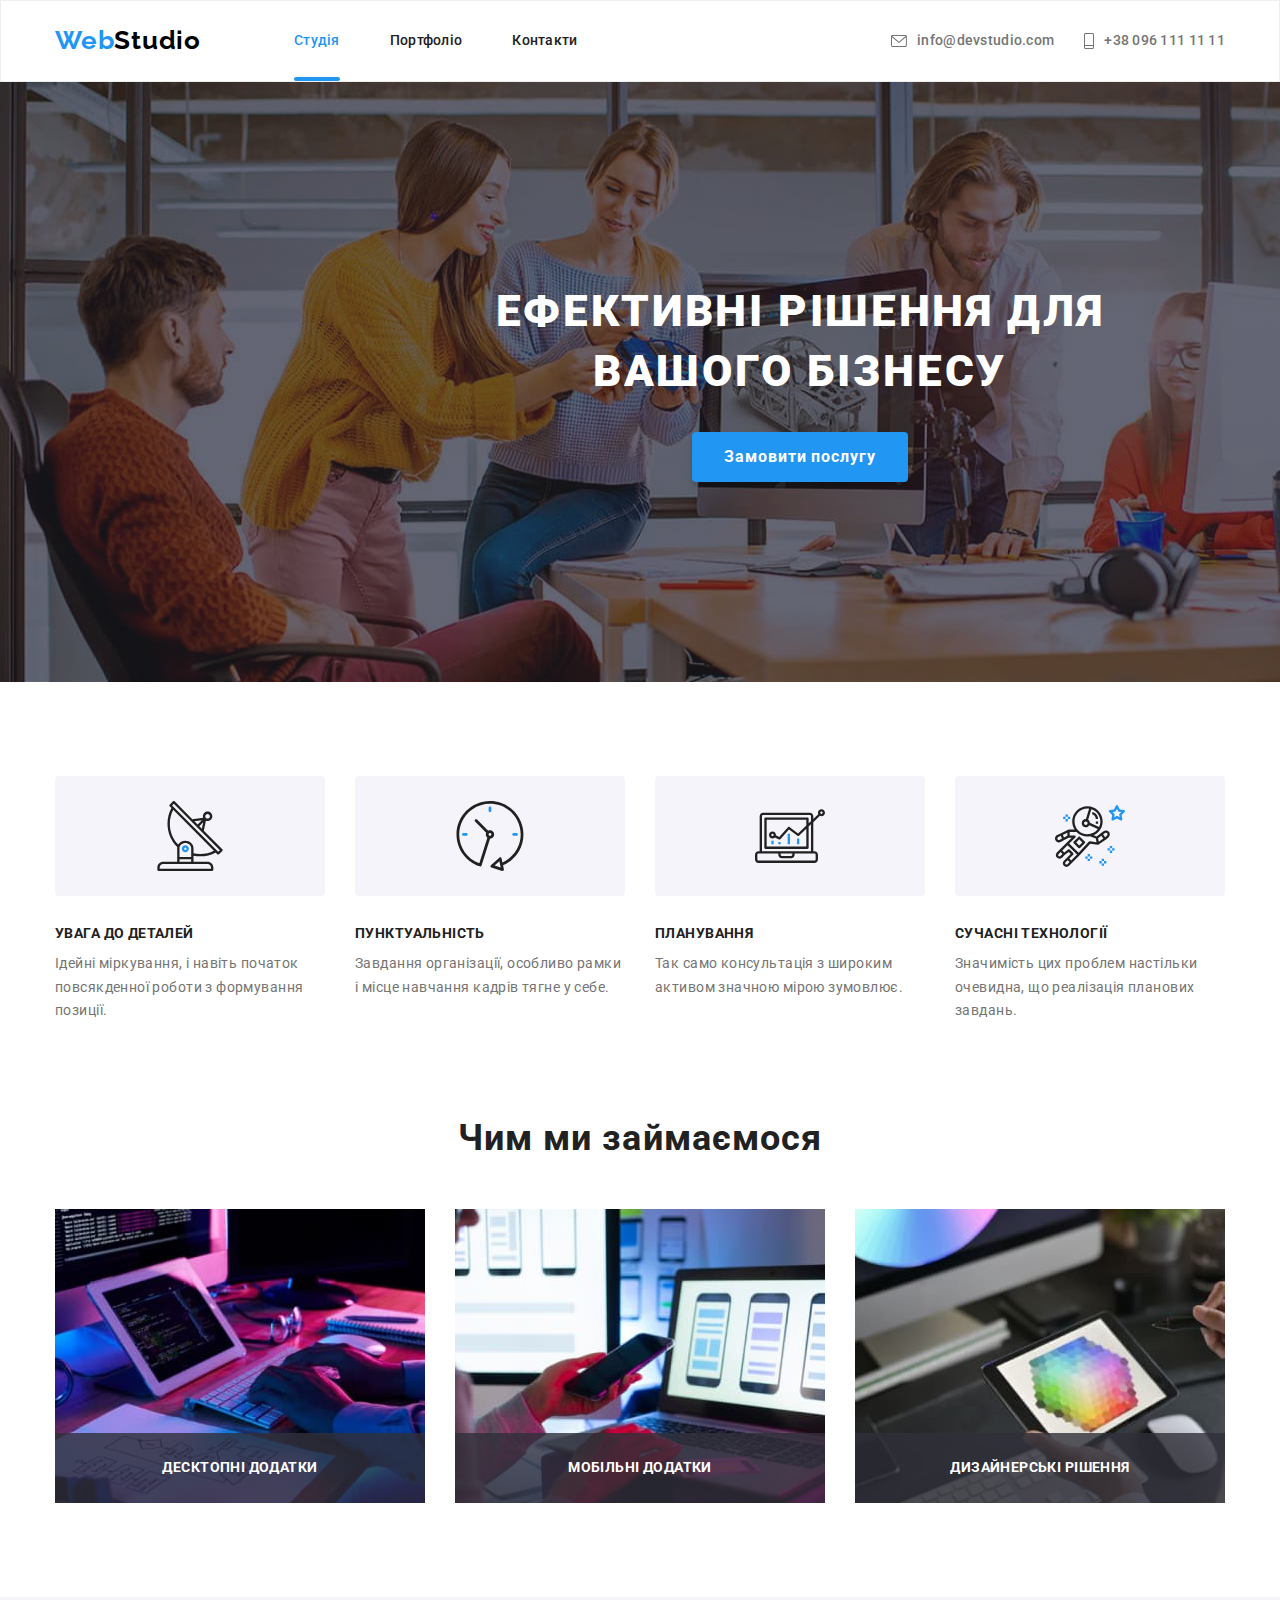
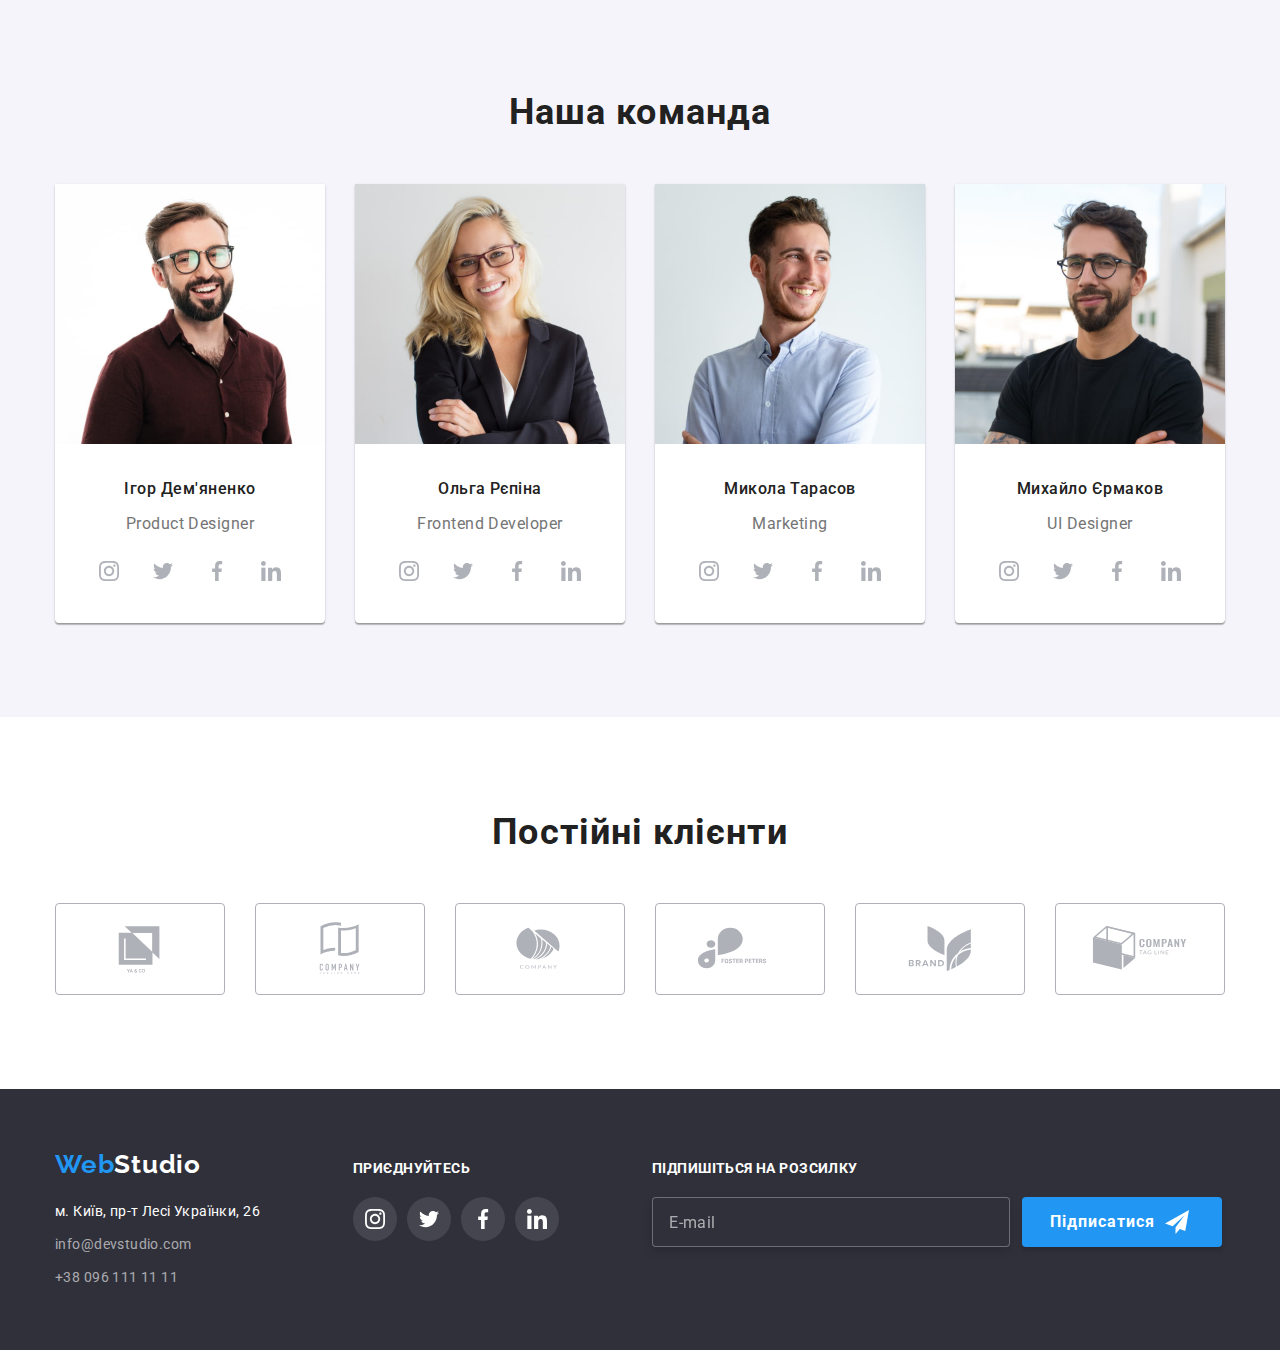
<file: index.html>
<!DOCTYPE html>
<html lang="uk">
  <head>
    <meta charset="UTF-8" />
    <meta http-equiv="X-UA-Compatible" content="IE=edge" />
    <meta name="viewport" content="width=device-width, initial-scale=1.0" />
    <title>WebStudio</title>
    <link rel="preconnect" href="https://fonts.googleapis.com" />
    <link rel="preconnect" href="https://fonts.gstatic.com" crossorigin />
    <link
      href="https://fonts.googleapis.com/css2?family=Raleway:wght@700&family=Roboto:wght@400;500;700;900&display=swap"
      rel="stylesheet"
    />
    <link
      rel="stylesheet"
      href="https://cdnjs.cloudflare.com/ajax/libs/modern-normalize/1.1.0/modern-normalize.min.css"
    /> 
    <link rel="stylesheet" href="./css/main.min.css" />
  </head>

  <body>
    <header class="header">
      <div class="container header__container">
        <nav class="navigation">
          <a class="logo link" href="" lang="en"
            >Web<span class="logo__part logo__part--light">Studio</span></a
          >
          <ul class="menu list">
            <li class="menu__item">
              <a class="menu__link link current" href="./index.html">Студія</a>
            </li>
            <li class="menu__item">
              <a class="menu__link link" href="./portfolio.html">Портфоліо</a>
            </li>
            <li class="menu__item">
              <a class="menu__link link" href="">Контакти</a>
            </li>
          </ul>
        </nav>
        <div class="contacts">
          <a class="contacts__mail link" href="mailto:info@devstudio.com">
            <svg class="contacts__mail-icon" width="16" height="12">
              <use href="./images/symbol-defs.svg#icon-envelope"></use>
            </svg>
            info@devstudio.com
          </a>
          <a class="contacts__tel link" href="tel:+380961111111">
            <svg class="contacts__tel-icon" width="10" height="16">
              <use href="./images/symbol-defs.svg#icon-phone"></use>
            </svg>
            +38 096 111 11 11</a
          >
        </div>
      </div>
    </header>

    <main>
      <section class="hero">
        <h1 class="hero-title">Ефективні рішення для вашого бізнесу</h1>
        <button class="hero-btn btn" type="button" data-modal-open>Замовити послугу</button>
      </section>

      <section class="section service">
        <div class="container">
          <ul class="service-list list">
            <li class="service-item">
              <a class="service-item-link link" href="http://">
                <svg class="service-item-icon" width="70" height="70">
                  <use href="./images/symbol-defs.svg#icon-antenna"></use>
                </svg>
              </a>
              <h3 class="service-title-list">Увага до деталей</h3>
              <p class="service-title-text">
                Ідейні міркування, і навіть початок повсякденної роботи з формування позиції.
              </p>
            </li>
            <li class="service-item">
              <a class="service-item-link link" href="http://">
                <svg class="service-item-icon" width="70" height="70">
                  <use href="./images/symbol-defs.svg#icon-clock"></use>
                </svg>
              </a>
              <h3 class="service-title-list">Пунктуальність</h3>
              <p class="service-title-text">
                Завдання організації, особливо рамки і місце навчання кадрів тягне у себе.
              </p>
            </li>
            <li class="service-item">
              <a class="service-item-link link" href="http://">
                <svg class="service-item-icon" width="70" height="70">
                  <use href="./images/symbol-defs.svg#icon-diagram"></use>
                </svg>
              </a>
              <h3 class="service-title-list">Планування</h3>
              <p class="service-title-text">
                Так само консультація з широким активом значною мірою зумовлює.
              </p>
            </li>
            <li class="service-item">
              <a class="service-item-link link" href="http://">
                <svg class="service-item-icon" width="70" height="70">
                  <use href="./images/symbol-defs.svg#icon-astronaut"></use>
                </svg>
              </a>
              <h3 class="service-title-list">Сучасні технології</h3>
              <p class="service-title-text">
                Значимість цих проблем настільки очевидна, що реалізація планових завдань.
              </p>
            </li>
          </ul>
        </div>
      </section>

      <section class="services">
        <div class="container">
          <h2 class="services-title">Чим ми займаємося</h2>
          <ul class="list services-list-image">
            <li class="services-item">
              <img src="./images/img1.jpg" width="370" height="294" alt="Програмування" />
              <p class="services-over-text">Десктопні додатки</p>
            </li>
            <li class="services-item">
              <img src="./images/img2.jpg" width="370" height="294" alt="Дизайн" />
              <p class="services-over-text">Мобільні додатки</p>
            </li>
            <li class="services-item">
              <img src="./images/img3.jpg" width="370" height="294" alt="Рендерінг" />
              <p class="services-over-text">Дизайнерські рішення</p>
            </li>
          </ul>
        </div>
      </section>

      <section class="section team">
        <div class="container">
          <h2 class="team__title">Наша команда</h2>
          <ul class="team__list list">
            <li class="team__item">
              <img src="./images/demianenko.jpg" width="270" height="260" alt="Ігор Дем'яненко" />
              <h3 class="team__title-name">Ігор Дем'яненко</h3>
              <p class="team__profession" lang="en">Product Designer</p>
              <ul class="list networks">
                <li class="networks__item">
                  <a class="link networks__link" href="http://">
                    <svg class="networks__icon" width="20" height="20">
                      <use href="./images/symbol-defs.svg#icon-instagram"></use>
                    </svg>
                  </a>
                </li>
                <li class="networks__item">
                  <a class="networks__link" href="http://">
                    <svg class="networks__icon" width="20" height="20">
                      <use href="./images/symbol-defs.svg#icon-twitter"></use>
                    </svg>
                  </a>
                </li>
                <li class="networks__item">
                  <a class="networks__link" href="http://">
                    <svg class="networks__icon" width="20" height="20">
                      <use href="./images/symbol-defs.svg#icon-facebook"></use>
                    </svg>
                  </a>
                </li>
                <li class="networks__item">
                  <a class="networks__link" href="http://">
                    <svg class="networks__icon" width="20" height="20">
                      <use href="./images/symbol-defs.svg#icon-linkedin"></use>
                    </svg>
                  </a>
                </li>
              </ul>
            </li>
            <li class="team__item">
              <img src="./images/repina.jpg" width="270" height="260" alt="Ольга Рєпіна" />
              <h3 class="team__title-name">Ольга Рєпіна</h3>
              <p class="team__profession" lang="en">Frontend Developer</p>
              <ul class="list networks">
                <li class="networks__item">
                  <a class="networks__link" href="http://">
                    <svg class="networks__icon" width="20" height="20">
                      <use href="./images/symbol-defs.svg#icon-instagram"></use>
                    </svg>
                  </a>
                </li>
                <li class="networks__item">
                  <a class="networks__link" href="http://">
                    <svg class="networks__icon" width="20" height="20">
                      <use href="./images/symbol-defs.svg#icon-twitter"></use>
                    </svg>
                  </a>
                </li>
                <li class="networks__item">
                  <a class="networks__link" href="http://">
                    <svg class="networks__icon" width="20" height="20">
                      <use href="./images/symbol-defs.svg#icon-facebook"></use>
                    </svg>
                  </a>
                </li>
                <li class="networks__item">
                  <a class="networks__link" href="http://">
                    <svg class="networks__icon" width="20" height="20">
                      <use href="./images/symbol-defs.svg#icon-linkedin"></use>
                    </svg>
                  </a>
                </li>
              </ul>
            </li>
            <li class="team__item">
              <img src="./images/tarasov.jpg" width="270" height="260" alt="Микола Тарасов" />
              <h3 class="team__title-name">Микола Тарасов</h3>
              <p class="team__profession" lang="en">Marketing</p>
              <ul class="list networks">
                <li class="networks__item">
                  <a class="networks__link" href="http://">
                    <svg class="networks__icon" width="20" height="20">
                      <use href="./images/symbol-defs.svg#icon-instagram"></use>
                    </svg>
                  </a>
                </li>
                <li class="networks__item">
                  <a class="networks__link" href="http://">
                    <svg class="networks__icon" width="20" height="20">
                      <use href="./images/symbol-defs.svg#icon-twitter"></use>
                    </svg>
                  </a>
                </li>
                <li class="networks__item">
                  <a class="networks__link" href="http://">
                    <svg class="networks__icon" width="20" height="20">
                      <use href="./images/symbol-defs.svg#icon-facebook"></use>
                    </svg>
                  </a>
                </li>
                <li class="networks__item">
                  <a class="networks__link" href="http://">
                    <svg class="networks__icon" width="20" height="20">
                      <use href="./images/symbol-defs.svg#icon-linkedin"></use>
                    </svg>
                  </a>
                </li>
              </ul>
            </li>
            <li class="team__item">
              <img src="./images/ermakov.jpg" width="270" height="260" alt="Михайло Єрмаков" />
              <h3 class="team__title-name">Михайло Єрмаков</h3>
              <p class="team__profession" lang="en">UI Designer</p>
              <ul class="list networks">
                <li class="networks__item">
                  <a class="networks__link" href="http://">
                    <svg class="networks__icon" width="20" height="20">
                      <use href="./images/symbol-defs.svg#icon-instagram"></use>
                    </svg>
                  </a>
                </li>
                <li class="networks__item">
                  <a class="networks__link" href="http://">
                    <svg class="networks__icon" width="20" height="20">
                      <use href="./images/symbol-defs.svg#icon-twitter"></use>
                    </svg>
                  </a>
                </li>
                <li class="networks__item">
                  <a class="networks__link" href="http://">
                    <svg class="networks__icon" width="20" height="20">
                      <use href="./images/symbol-defs.svg#icon-facebook"></use>
                    </svg>
                  </a>
                </li>
                <li class="networks__item">
                  <a class="networks__link" href="http://">
                    <svg class="networks__icon" width="20" height="20">
                      <use href="./images/symbol-defs.svg#icon-linkedin"></use>
                    </svg>
                  </a>
                </li>
              </ul>
            </li>
          </ul>
        </div>
      </section>

      <section class="customers section">
        <div class="container">
          <h2 class="customers__title">Постійні клієнти</h2>
          <ul class="customers__list list">
            <li class="customers__item">
              <a class="customers__link link" href="http://">
                <svg class="customers__icon" width="106" height="60">
                  <use href="./images/symbol-defs.svg#icon-client1"></use>
                </svg>
              </a>
            </li>
            <li class="customers__item">
              <a class="customers__link link" href="http://">
                <svg class="customers__icon" width="106" height="60">
                  <use href="./images/symbol-defs.svg#icon-client2"></use>
                </svg>
              </a>
            </li>
            <li class="customers__item">
              <a class="customers__link link" href="http://">
                <svg class="customers__icon" width="106" height="60">
                  <use href="./images/symbol-defs.svg#icon-client3"></use>
                </svg>
              </a>
            </li>
            <li class="customers__item">
              <a class="customers__link link" href="http://">
                <svg class="customers__icon" width="106" height="60">
                  <use href="./images/symbol-defs.svg#icon-client4"></use>
                </svg>
              </a>
            </li>
            <li class="customers__item">
              <a class="customers__link link" href="http://">
                <svg class="customers__icon" width="106" height="60">
                  <use href="./images/symbol-defs.svg#icon-client5"></use>
                </svg>
              </a>
            </li>
            <li class="customers__item">
              <a class="customers__link link" href="http://">
                <svg class="customers__icon" width="106" height="60">
                  <use href="./images/symbol-defs.svg#icon-client6"></use>
                </svg>
              </a>
            </li>
          </ul>
        </div>
      </section>
    </main>

    <footer class="footer">
      <div class="footer-box container">
        <div>
          <a class="link logo-footer" href="" lang="en"
            >Web<span class="logo__part logo__part--dark">Studio</span></a
          >
          <address class="address">
            <a
              class="footer-address link"
              href="https://goo.gl/maps/jRCJRPJ5VCE8octg7"
              target="_blank"
              rel="noopener noreferrer nofollow"
            >
              м. Київ, пр-т Лесі Українки, 26</a
            >
          </address>
          <a class="footer-contacts link" href="mailto:info@devstudio.com">info@devstudio.com</a>
          <a class="footer-contacts link" href="tel:+380961111111">+38 096 111 11 11</a>
        </div>
        <div>
          <h3 class="footer-title-list">Приєднуйтесь</h3>
          <ul class="list footer-soc-list">
            <li class="footer-soc-item">
              <a class="link footer-soc-link" href="http://">
                <svg class="footer-soc-icon" width="20" height="20">
                  <use href="./images/symbol-defs.svg#icon-instagram"></use>
                </svg>
              </a>
            </li>
            <li class="footer-soc-item">
              <a class="footer-soc-link" href="http://">
                <svg class="footer-soc-icon" width="20" height="20">
                  <use href="./images/symbol-defs.svg#icon-twitter"></use>
                </svg>
              </a>
            </li>
            <li class="footer-soc-item">
              <a class="footer-soc-link" href="http://">
                <svg class="footer-soc-icon" width="20" height="20">
                  <use href="./images/symbol-defs.svg#icon-facebook"></use>
                </svg>
              </a>
            </li>
            <li class="footer-soc-item">
              <a class="footer-soc-link" href="http://">
                <svg class="footer-soc-icon" width="20" height="20">
                  <use href="./images/symbol-defs.svg#icon-linkedin"></use>
                </svg>
              </a>
            </li>
          </ul>
        </div>
        <div>
          <h3 class="footer-title-list">Підпишіться на розсилку</h3>
          <div class="subscribe">           
            <input type="email" name="subscribe" class="input-subscribe" placeholder="E-mail" required />
            <button type="submit" class="btn-subscribe btn">Підписатися 
              <svg class="subscribe-icon" width="24" height="24">
                <use href="./images/symbol-defs.svg#icon-send"></use>
              </svg>
            </button>            
          </div>
        </div>
      </div>
    </footer>

    <div class="backdrop is-hidden" data-modal>
      <div class="modal">
        <button class="modal-btn" data-modal-close>
          <svg class="modal-close-icon" width="18" height="18">
            <use href="./images/symbol-defs.svg#icon-close-black-18dp"></use>
          </svg>
        </button>

          <p class="modal-title">Залиште свої дані, ми вам передзвонимо</p>
          
          <form class="">
          <div class=" modal-field">            
              <label for="user-name" class="modal-label">Ім'я</label>              
                <div class="input-wrap">
                  <input  
                    type="text" 
                    class="modal-input" 
                    name="user-name" 
                    required
                    >
                  <svg class="modal-input-icon" width="18" height="18">
                      <use href="./images/symbol-defs.svg#icon-person-form"></use>
                    </svg>
                </div>
          </div>
         
                                             
            <div class="modal-field">
              <label for="user-tel" class="modal-label">Телефон</label>
                <div class="input-wrap">
                  <input 
                    type="tel" 
                    class="modal-input" 
                    name="user-tel"
                    id="user-tel"
                    required
                    >
                    <svg class="modal-input-icon" width="18" height="18">
                      <use href="./images/symbol-defs.svg#icon-phone-form"></use>
                    </svg>
                </div>
            </div>
            
            <div class="modal-field">
              <label for="user-email" class="modal-label">Пошта</label>
                <div class="input-wrap">
                  <input 
                    type="email" 
                    class="modal-input" 
                    name="user-email" 
                    id="user-email"
                    required>
                    <svg class="modal-input-icon" width="18" height="18">
                      <use href="./images/symbol-defs.svg#icon-email-form"></use>
                    </svg>
                </div>
            </div>
                     
          <div class="modal-field">
            <label for="user-text" class="modal-label">Коментар</label>
            <textarea 
            class="modal-comment"
            name="user-comment" 
            id="user-text" 
            placeholder="Введіть текст"
            ></textarea>
          </div>
           
        <div class="modal-check-privacy">
          <input 
          type="checkbox" 
          class="input-check visually-hidden"
          name="privacy" 
          id="privacy" 
          value="true">
          <label for="privacy" class="check-text">
            <span>
              <svg class="check-icon" width="16" height="15">
                <use href="./images/symbol-defs.svg#icon-check"></use>
              </svg>
            </span>
            Погоджуюся з розсилкою та приймаю &nbsp;            
            <a href="http://" style="color: #2196F3;"> Умови договору</a>
          </label>
        </div>

        <button type="submit" class="send-btn btn">Відправити</button>
        
        </form>
        
    

    <script src="./js/modal.js"></script>
  </body>
</html>
</file>
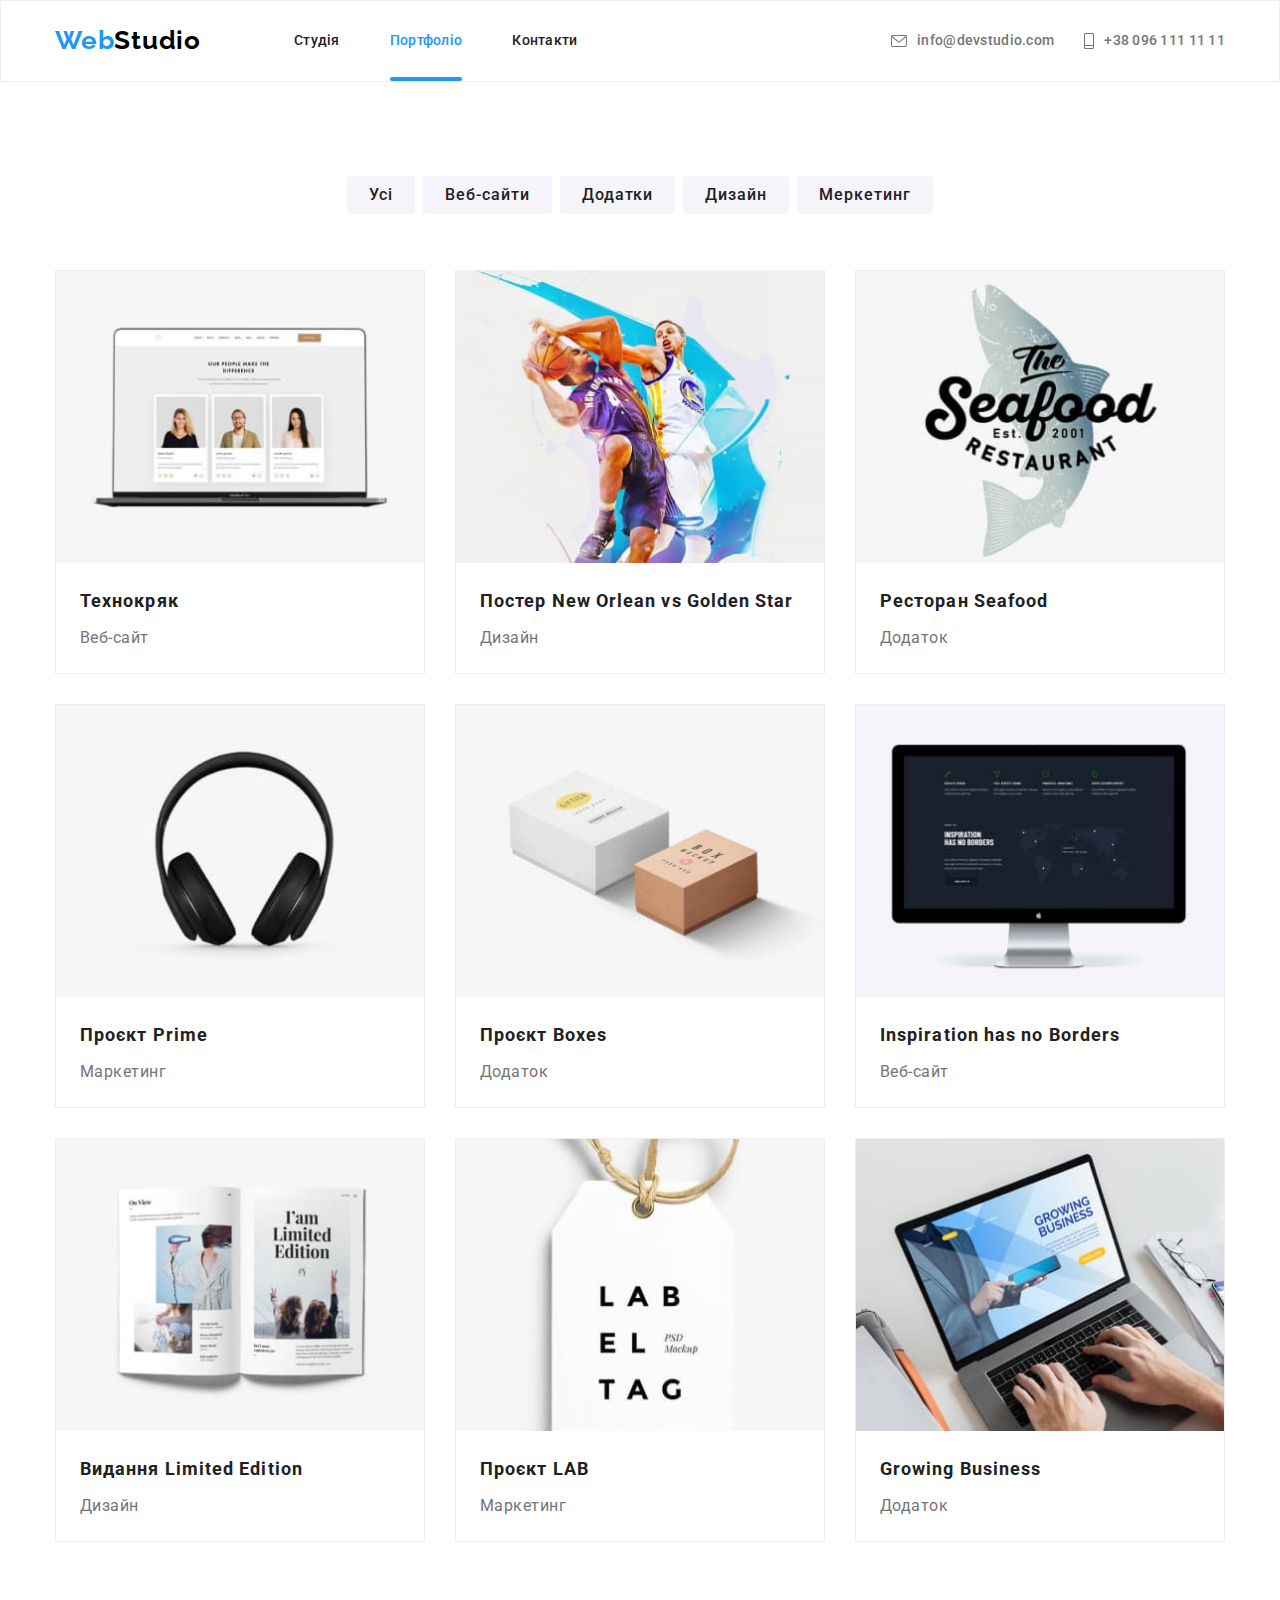
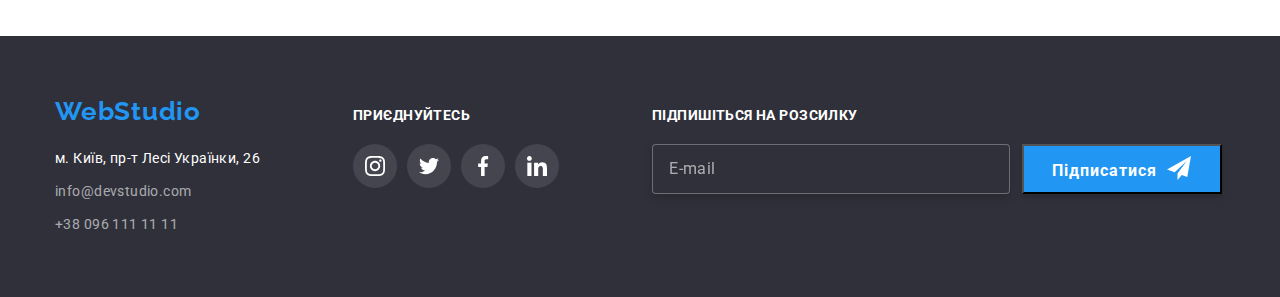
<file: portfolio.html>
<!DOCTYPE html>
<html lang="uk">
  <head>
    <meta charset="UTF-8" />
    <meta http-equiv="X-UA-Compatible" content="IE=edge" />
    <meta name="viewport" content="width=device-width, initial-scale=1.0" />
    <title>WebStudio</title>
    <link rel="preconnect" href="https://fonts.googleapis.com" />
    <link rel="preconnect" href="https://fonts.gstatic.com" crossorigin />
    <link
      href="https://fonts.googleapis.com/css2?family=Raleway:wght@700&family=Roboto:wght@400;500;700;900&display=swap"
      rel="stylesheet"
    />
    <link
      rel="stylesheet"
      href="https://cdnjs.cloudflare.com/ajax/libs/modern-normalize/1.1.0/modern-normalize.min.css"
    />
    <link rel="stylesheet" href="./css/main.min.css" />
  </head>

  <body>
    <header class="header">
      <div class="container header__container">
        <nav class="navigation">
          <a class="logo link" href="" lang="en"
            >Web<span class="logo__part logo__part--light">Studio</span></a
          >
          <ul class="menu list">
            <li class="menu__item">
              <a class="menu__link link" href="./index.html">Студія</a>
            </li>
            <li class="menu__item">
              <a class="menu__link link current" href="./portfolio.html">Портфоліо</a>
            </li>
            <li class="menu__item">
              <a class="menu__link link" href="">Контакти</a>
            </li>
          </ul>
        </nav>
        <div class="contacts">
          <a class="contacts__mail link" href="mailto:info@devstudio.com">
            <svg class="contacts__mail-icon" width="16" height="12">
              <use href="./images/symbol-defs.svg#icon-envelope"></use>
            </svg>
            info@devstudio.com
          </a>
          <a class="contacts__tel link" href="tel:+380961111111">
            <svg class="contacts__tel-icon" width="10" height="16">
              <use href="./images/symbol-defs.svg#icon-phone"></use>
            </svg>
            +38 096 111 11 11</a
          >
        </div>
      </div>
    </header>

    <main>
      <section class="section portfolio">
        <h1 class="visually-hidden">h1</h1>
        <h2 class="visually-hidden">h2</h2>
        <div class="container">
          <ul class="portfolio-list-btn list">
            <li class="portfolio-item-btn">
              <button class="portfolio-btn btn" type="button">Усі</button>
            </li>
            <li class="portfolio-item-btn">
              <button class="portfolio-btn btn" type="button">Веб-сайти</button>
            </li>
            <li class="portfolio-item-btn">
              <button class="portfolio-btn btn" type="button">Додатки</button>
            </li>
            <li class="portfolio-item-btn">
              <button class="portfolio-btn btn" type="button">Дизайн</button>
            </li>
            <li class="portfolio-item-btn">
              <button class="portfolio-btn btn" type="button">Меркетинг</button>
            </li>
          </ul>

          <ul class="portfolio-list list">
            <li class="portfolio-item">
              <a class="portfolio-link link" href="">
                <div class="portfolio-item-wrap">
                  <img
                    class="portfolio-img"
                    src="./images/img-portf-1.jpg"
                    alt="Технокряк"
                    width="370"
                    height="294"
                  />
                  <p class="portfolio-over-text">
                    Ресурс пропонує комплексні пропозиції з різним рівнем функціоналу та сервісів.
                    Все це дозволить відвідувачу отримати вичерпні відомості про компанію чи
                    приватну особу.
                  </p>
                </div>
                <div class="portfolio-title-text">
                  <h3 class="portfolio-title">Технокряк</h3>
                  <p class="portfolio-text">Веб-сайт</p>
                </div>
              </a>
            </li>
            <li class="portfolio-item">
              <a class="portfolio-link link" href="">
                <div class="portfolio-item-wrap">
                  <img
                    class="portfolio-img"
                    src="./images/img-portf-2.jpg"
                    alt="Постер New Orlean vs Golden Star"
                    width="370"
                    height="294"
                  />
                  <p class="portfolio-over-text">
                    Ресурс пропонує комплексні пропозиції з різним рівнем функціоналу та сервісів.
                    Все це дозволить відвідувачу отримати вичерпні відомості про компанію чи
                    приватну особу.
                  </p>
                </div>
                <div class="portfolio-title-text">
                  <h3 class="portfolio-title">Постер New Orlean vs Golden Star</h3>
                  <p class="portfolio-text">Дизайн</p>
                </div>
              </a>
            </li>
            <li class="portfolio-item">
              <a class="portfolio-link link" href="">
                <div class="portfolio-item-wrap">
                  <img
                    class="portfolio-img"
                    src="./images/img-portf-3.jpg"
                    alt="Ресторан Seafood"
                    width="370"
                    height="294"
                  />
                  <p class="portfolio-over-text">
                    Ресурс пропонує комплексні пропозиції з різним рівнем функціоналу та сервісів.
                    Все це дозволить відвідувачу отримати вичерпні відомості про компанію чи
                    приватну особу.
                  </p>
                </div>
                <div class="portfolio-title-text">
                  <h3 class="portfolio-title">Ресторан Seafood</h3>
                  <p class="portfolio-text">Додаток</p>
                </div>
              </a>
            </li>
            <li class="portfolio-item">
              <a class="portfolio-link link" href="">
                <div class="portfolio-item-wrap">
                  <img
                    class="portfolio-img"
                    src="./images/img-portf-4.jpg"
                    alt="Проєкт Prime"
                    width="370"
                    height="294"
                  />
                  <p class="portfolio-over-text">
                    Ресурс пропонує комплексні пропозиції з різним рівнем функціоналу та сервісів.
                    Все це дозволить відвідувачу отримати вичерпні відомості про компанію чи
                    приватну особу.
                  </p>
                </div>
                <div class="portfolio-title-text">
                  <h3 class="portfolio-title">Проєкт Prime</h3>
                  <p class="portfolio-text">Маркетинг</p>
                </div>
              </a>
            </li>
            <li class="portfolio-item">
              <a class="portfolio-link link" href="">
                <div class="portfolio-item-wrap">
                  <img
                    class="portfolio-img"
                    src="./images/img-portf-5.jpg"
                    alt="Проєкт Boxes"
                    width="370"
                    height="294"
                  />
                  <p class="portfolio-over-text">
                    Ресурс пропонує комплексні пропозиції з різним рівнем функціоналу та сервісів.
                    Все це дозволить відвідувачу отримати вичерпні відомості про компанію чи
                    приватну особу.
                  </p>
                </div>
                <div class="portfolio-title-text">
                  <h3 class="portfolio-title">Проєкт Boxes</h3>
                  <p class="portfolio-text">Додаток</p>
                </div>
              </a>
            </li>
            <li class="portfolio-item">
              <a class="portfolio-link link" href="">
                <div class="portfolio-item-wrap">
                  <img
                    class="portfolio-img"
                    src="./images/img-portf-6.jpg"
                    alt="Inspiration has no Borders"
                    width="370"
                    height="294"
                  />
                  <p class="portfolio-over-text">
                    Ресурс пропонує комплексні пропозиції з різним рівнем функціоналу та сервісів.
                    Все це дозволить відвідувачу отримати вичерпні відомості про компанію чи
                    приватну особу.
                  </p>
                </div>
                <div class="portfolio-title-text">
                  <h3 class="portfolio-title">Inspiration has no Borders</h3>
                  <p class="portfolio-text text">Веб-сайт</p>
                </div>
              </a>
            </li>
            <li class="portfolio-item">
              <a class="portfolio-link link" href="">
                <div class="portfolio-item-wrap">
                  <img
                    class="portfolio-img"
                    src="./images/img-portf-7.jpg"
                    alt="Видання Limited Edition"
                    width="370"
                    height="294"
                  />
                  <p class="portfolio-over-text">
                    Ресурс пропонує комплексні пропозиції з різним рівнем функціоналу та сервісів.
                    Все це дозволить відвідувачу отримати вичерпні відомості про компанію чи
                    приватну особу.
                  </p>
                </div>
                <div class="portfolio-title-text">
                  <h3 class="portfolio-title">Видання Limited Edition</h3>
                  <p class="portfolio-text">Дизайн</p>
                </div>
              </a>
            </li>
            <li class="portfolio-item">
              <a class="portfolio-link link" href="">
                <div class="portfolio-item-wrap">
                  <img
                    class="portfolio-img"
                    src="./images/img-portf-8.jpg"
                    alt="Проєкт LAB"
                    width="370"
                    height="294"
                  />
                  <p class="portfolio-over-text">
                    Ресурс пропонує комплексні пропозиції з різним рівнем функціоналу та сервісів.
                    Все це дозволить відвідувачу отримати вичерпні відомості про компанію чи
                    приватну особу.
                  </p>
                </div>
                <div class="portfolio-title-text">
                  <h3 class="portfolio-title">Проєкт LAB</h3>
                  <p class="portfolio-text">Маркетинг</p>
                </div>
              </a>
            </li>
            <li class="portfolio-item">
              <a class="portfolio-link link" href="">
                <div class="portfolio-item-wrap">
                  <img
                    class="portfolio-img"
                    src="./images/img-portf-9.jpg"
                    alt="Growing Business"
                    width="370"
                    height="294"
                  />
                  <p class="portfolio-over-text">
                    Ресурс пропонує комплексні пропозиції з різним рівнем функціоналу та сервісів.
                    Все це дозволить відвідувачу отримати вичерпні відомості про компанію чи
                    приватну особу.
                  </p>
                </div>
                <div class="portfolio-title-text">
                  <h3 class="portfolio-title">Growing Business</h3>
                  <p class="portfolio-text">Додаток</p>
                </div>
              </a>
            </li>
          </ul>
        </div>
      </section>
    </main>

    <footer class="footer">
      <div class="footer-box container">
        <div>
          <a class="link logo-footer" href="" lang="en"
            >Web<span class="logo-footer-studio">Studio</span></a
          >
          <address class="address">
            <a
              class="footer-address link"
              href="https://goo.gl/maps/jRCJRPJ5VCE8octg7"
              target="_blank"
              rel="noopener noreferrer nofollow"
            >
              м. Київ, пр-т Лесі Українки, 26</a
            >
          </address>
          <a class="footer-contacts link" href="mailto:info@devstudio.com">info@devstudio.com</a>
          <a class="footer-contacts link" href="tel:+380961111111">+38 096 111 11 11</a>
        </div>
        <div>
          <h3 class="footer-title-list">Приєднуйтесь</h3>
          <ul class="list footer-soc-list">
            <li class="footer-soc-item">
              <a class="link footer-soc-link" href="http://">
                <svg class="footer-soc-icon" width="20" height="20">
                  <use href="./images/symbol-defs.svg#icon-instagram"></use>
                </svg>
              </a>
            </li>
            <li class="footer-soc-item">
              <a class="footer-soc-link" href="http://">
                <svg class="footer-soc-icon" width="20" height="20">
                  <use href="./images/symbol-defs.svg#icon-twitter"></use>
                </svg>
              </a>
            </li>
            <li class="footer-soc-item">
              <a class="footer-soc-link" href="http://">
                <svg class="footer-soc-icon" width="20" height="20">
                  <use href="./images/symbol-defs.svg#icon-facebook"></use>
                </svg>
              </a>
            </li>
            <li class="footer-soc-item">
              <a class="footer-soc-link" href="http://">
                <svg class="footer-soc-icon" width="20" height="20">
                  <use href="./images/symbol-defs.svg#icon-linkedin"></use>
                </svg>
              </a>
            </li>
          </ul>
        </div>
        <div>
          <h3 class="footer-title-list">Підпишіться на розсилку</h3>
          <div class="subscribe">
            <input
              type="email"
              name="subscribe"
              class="input-subscribe"
              placeholder="E-mail"
              required
            />
            <button type="submit" class="btn-subscribe">
              Підписатися
              <svg class="subscribe-icon" width="24" height="24">
                <use href="./images/symbol-defs.svg#icon-send"></use>
              </svg>
            </button>
          </div>
        </div>
      </div>
    </footer>
  </body>
</html>
</file>
<file: css/main.min.css>
:root{--color-titles: #212121;--color-subtitles: #757575;--color-accent: #2196f3;--timing-function: cubic-bezier(0.4, 0, 0.2, 1)}p,h1,h2,h3,h4,h5,h6{margin:0}ul,ol{margin:0;padding-left:0}img{display:block;max-width:100%;height:auto}.footer-soc-link,.footer-soc-list,.customers__link,.networks__link,.networks,.service-item-link,.send-btn,.check-text span,.modal-check-privacy,.modal-btn{display:flex;align-items:center;justify-content:center}body{font-family:"Roboto",sans-serif;color:#757575}.list{list-style:none}.link{text-decoration:none}.visually-hidden{position:absolute;width:1px;height:1px;margin:-1px;border:0;padding:0;white-space:nowrap;-webkit-clip-path:inset(100%);clip-path:inset(100%);clip:rect(0 0 0 0);overflow:hidden}.container{width:1200px;padding-left:15px;padding-right:15px;margin:0 auto}.logo{padding-top:24px;margin-right:93px;padding-bottom:25px;font-family:"Raleway",sans-serif;font-weight:700;font-size:26px;line-height:1.19;letter-spacing:.03em;color:var(--color-accent)}.logo__part--light{color:#000}.logo__part--dark{color:#fff}.logo-footer{font-family:"Raleway",sans-serif;font-weight:700;font-size:26px;line-height:1.19;letter-spacing:.03em;color:var(--color-accent)}.btn{font-family:"Roboto",sans-serif;font-style:normal;cursor:pointer;border-radius:4px;border:rgba(0,0,0,0);text-align:center;align-items:center}.hero-btn{font-weight:700;font-size:16px;line-height:1.88;letter-spacing:.06em;margin-top:30px;min-width:216px;height:50px;padding:10px 22px;color:#fff;background-color:var(--color-accent);box-shadow:0px 4px 4px rgba(0,0,0,.15)}.hero-btn:hover,.hero-btn:focus{color:var(--color-titles);transition:color 250ms var(--timing-function)}.btn-subscribe{font-weight:700;font-size:16px;line-height:1.88;letter-spacing:.06em;color:#fff;min-width:200px;height:50px;padding:10px 28px;background:var(--color-accent);box-shadow:0px 4px 4px rgba(0,0,0,.15);display:flex;gap:10px}.portfolio-btn{font-weight:500;font-size:16px;line-height:1.88;letter-spacing:.06em;display:flex;color:var(--color-titles);background:#f5f4fa;height:38px;padding:6px 22px;transition:color 250ms var(--timing-function),background-color 250ms var(--timing-function),box-shadow 250ms var(--timing-function)}.portfolio-btn:hover,.portfolio-btn:focus{color:#fff;background-color:var(--color-accent);box-shadow:0px 3px 1px rgba(0,0,0,.1),0px 1px 2px rgba(0,0,0,.08),0px 2px 2px rgba(0,0,0,.12)}.section{padding-top:94px;padding-bottom:94px}.is-hidden{visibility:hidden;opacity:0;pointer-events:none}.backdrop{position:fixed;top:0;left:0;width:100%;height:100%;background-color:rgba(0,0,0,.2);transition:opacity 250ms var(--timing-function),visibility 250ms var(--timing-function)}.modal{position:absolute;padding:40px;width:528px;min-height:581px;left:50%;top:50%;transform:translate(-50%, -50%);background:#fff;box-shadow:0px 1px 3px rgba(0,0,0,.12),0px 1px 1px rgba(0,0,0,.14),0px 2px 1px rgba(0,0,0,.2);border-radius:4px;transform:translate(-50%, -50%) scale(1);transition:translate 250ms var(--timing-function)}.backdrop.is-hidden .modal{transform:translate(-50%, -50%) scale(0)}.modal-btn{position:absolute;width:30px;height:30px;right:8px;top:8px;background-color:#fff;border:1px solid rgba(0,0,0,.1);border-radius:50%;cursor:pointer}.modal-btn:hover{fill:var(--color-accent)}.modal-title{font-weight:700;font-size:20px;line-height:1.15;letter-spacing:.03em;text-align:center;color:var(--color-titles);margin-bottom:12px}.modal-field{margin-bottom:10px}.input-wrap{position:relative}.modal-input{width:100%;height:40px;left:576px;top:382px;border:1px solid rgba(33,33,33,.2);border-radius:4px;margin-top:4px;padding-left:42px;outline:rgba(0,0,0,0)}.modal-input:focus{border:1px solid var(--color-accent)}.modal-input-icon{position:absolute;top:50%;transform:translateY(-50%);left:15px}.modal-input:focus+.modal-input-icon{fill:var(--color-accent)}.modal-label-text,.modal-label{display:block;font-weight:400;font-size:12px;line-height:1.17;letter-spacing:.01em;color:#757575}.modal-comment{width:100%;height:120px;border:1px solid rgba(33,33,33,.2);border-radius:4px;padding:12px 16px;resize:none;margin-top:4px;margin-bottom:20px;outline:rgba(0,0,0,0)}.modal-comment:focus{border:1px solid var(--color-accent)}.modal-comment::-moz-placeholder{font-weight:400;font-size:12px;line-height:1.17;letter-spacing:.01em;color:rgba(117,117,117,.5)}.modal-comment:-ms-input-placeholder{font-weight:400;font-size:12px;line-height:1.17;letter-spacing:.01em;color:rgba(117,117,117,.5)}.modal-comment::placeholder{font-weight:400;font-size:12px;line-height:1.17;letter-spacing:.01em;color:rgba(117,117,117,.5)}.modal-check-privacy{margin-bottom:30px}.check-text{display:flex;align-items:center;font-weight:400;font-size:14px;line-height:1.71;letter-spacing:.03em;color:#757575}.check-text span{width:16px;height:15px;border:2px solid var(--color-titles);border-radius:2px;margin-right:8px;fill:rgba(0,0,0,0)}.input-check:checked+.check-text span{background-color:var(--color-accent);border-color:rgba(0,0,0,0);fill:#fff}.input-check:focus+.check-text span{border-color:var(--color-accent)}.send-btn{font-weight:700;font-size:16px;line-height:1.88;letter-spacing:.06em;color:#fff;min-width:200px;height:50px;padding:10px 52px;background:var(--color-accent);box-shadow:0px 4px 4px rgba(0,0,0,.15);margin:0 auto}.header{border:1px solid #eee;background:#fff}.header__container{display:flex;align-items:center}.navigation{display:inline-flex;align-items:center}.menu{display:flex;gap:50px}.menu__link{font-weight:500;font-size:14px;line-height:1.14;letter-spacing:.02em;color:var(--color-titles);transition:color 250ms var(--timing-function);display:block;padding:32px 0}.menu__link:hover,.menu__link:focus{color:var(--color-accent)}.contacts{margin-left:auto;display:flex;gap:30px}.contacts__mail,.contacts__tel{font-weight:500;font-size:14px;line-height:1.14;letter-spacing:.02em;color:var(--color-subtitles);display:inline-flex;align-items:center;transition:color 250ms var(--timing-function)}.contacts__mail:hover,.contacts__mail:focus,.contacts__tel:hover,.contacts__tel:focus{color:var(--color-accent)}.contacts__mail-icon{width:16px;fill:currentColor;margin-right:10px}.contacts__tel-icon{width:10px;fill:currentColor;margin-right:10px}.menu__link.current{position:relative;color:var(--color-accent)}.menu__link.current::after{content:"";position:absolute;bottom:0;left:0;display:block;width:100%;height:4px;color:var(--color-accent);background-color:var(--color-accent);border-radius:2px}.hero{text-align:center;background:#2f303a;padding:200px 0;background-image:linear-gradient(rgba(47, 48, 58, 0.4), rgba(47, 48, 58, 0.4)),url(../images/hero-bg.jpg);background-repeat:no-repeat;background-position:center;background-size:cover;min-width:1600px}.hero-title{font-weight:900;font-size:44px;line-height:1.36;letter-spacing:.06em;text-align:center;text-transform:uppercase;color:#fff;width:696px;margin-right:auto;margin-left:auto}.service-list{display:flex;gap:30px}.service-item-link{margin-bottom:30px;width:270px;height:120px;background:#f5f4fa;border:1px solid rgba(0,0,0,0);border-radius:4px;color:var(--color-titles);transition:color 250ms var(--timing-function),border-color 250ms var(--timing-function)}.service-item-link:hover,.service-item-link:focus{color:var(--color-accent);border-color:var(--color-accent)}.service-item-icon{fill:currentColor;transition:fill 250ms var(--timing-function)}.service-item-icon:hover,.service-item-icon:focus{fill:var(--color-accent)}.service-title-list{margin-bottom:10px;font-weight:700;font-size:14px;line-height:1.14;letter-spacing:.03em;text-transform:uppercase;color:var(--color-titles)}.service-title-text{font-size:14px;line-height:1.71;letter-spacing:.03em}.services-title{margin-bottom:50px;font-weight:700;font-size:36px;line-height:1.17;letter-spacing:.03em;text-align:center;color:var(--color-titles)}.services{padding-bottom:94px}.services-list-image{display:flex;gap:30px}.services-item{position:relative}.services-over-text{position:absolute;font-weight:700;font-size:14px;line-height:1.14;letter-spacing:.03em;text-align:center;text-transform:uppercase;color:#fff;width:370px;height:70px;background-color:rgba(47,48,58,.8);padding:27px;transform:translateY(-100%)}.team{background:#f5f4fa}.team__title{margin-bottom:50px;font-weight:700;font-size:36px;line-height:1.17;letter-spacing:.03em;text-align:center;color:var(--color-titles)}.team__list{display:flex;gap:30px}.team__item{background:#fff;padding-bottom:30px;box-shadow:0px 1px 3px rgba(0,0,0,.12),0px 1px 1px rgba(0,0,0,.14),0px 2px 1px rgba(0,0,0,.2);border-radius:0px 0px 4px 4px}.team__title-name{margin-top:30px;margin-bottom:10px;font-weight:500;font-size:16px;line-height:1.9;letter-spacing:.03em;text-align:center;color:var(--color-titles)}.team__profession{font-weight:400;font-size:16px;line-height:1.19;letter-spacing:.03em;text-align:center;margin-bottom:16px}.networks{gap:10px}.networks__link{width:44px;height:44px;border-radius:50%;transition:background-color 250ms var(--timing-function)}.networks__link:hover,.networks__link:focus{background-color:var(--color-accent)}.networks__icon{fill:#afb1b8;transition:fill 250ms var(--timing-function)}.networks__link:hover .networks__icon,.networks__link:focus .networks__icon{fill:#fff}.customers__title{margin-bottom:50px;font-weight:700;font-size:36px;line-height:1.17;letter-spacing:.03em;text-align:center;color:var(--color-titles)}.customers__list{display:flex;gap:30px}.customers__link{width:170px;height:92px;border:1px solid #afb1b8;border-radius:4px;color:#afb1b8;transition:color 250ms var(--timing-function),border-color 250ms var(--timing-function)}.customers__link:hover,.customers__link:focus{color:var(--color-accent);border-color:var(--color-accent)}.customers__icon{fill:currentColor;transition:fill 250ms var(--timing-function)}.customers__icon:hover,.customers__icon:focus{fill:var(--color-accent)}.footer{padding-top:60px;padding-bottom:60px;background:#2f303a}.address{margin-top:20px}.footer-address{font-style:normal;font-size:14px;line-height:1.71;letter-spacing:.03em;color:#fff}.footer-contacts{margin-top:9px;display:block;font-size:14px;line-height:1.71;letter-spacing:.03em;color:rgba(255,255,255,.6)}.footer-box{display:flex;align-items:baseline;gap:93px}.footer-title-list{font-weight:700;font-size:14px;line-height:1.14;letter-spacing:.03em;text-transform:uppercase;color:#fff;margin-bottom:20px}.footer-soc-list{gap:10px}.footer-soc-link{width:44px;height:44px;border-radius:50%;background-color:rgba(255,255,255,.1);transition:background-color 250ms var(--timing-function)}.footer-soc-link:hover,.footer-soc-link:focus{background-color:var(--color-accent)}.footer-soc-icon{fill:#fff;transition:fill 250ms var(--timing-function)}.footer-soc-link:hover .footer-soc-icon,.footer-soc-link:focus .footer-soc-icon{fill:#fff}.subscribe{display:flex;gap:12px}.input-subscribe{width:358px;height:50px;border:1px solid rgba(255,255,255,.3);filter:drop-shadow(0px 4px 4px rgba(0, 0, 0, 0.15));border-radius:4px;padding:15px 16px;background-color:#2f303a}.input-subscribe:focus{color:rgba(255,255,255,.6)}.input-subscribe::-moz-placeholder{font-weight:400;font-size:16px;line-height:1.25;letter-spacing:.03em;color:rgba(255,255,255,.6);align-items:baseline}.input-subscribe:-ms-input-placeholder{font-weight:400;font-size:16px;line-height:1.25;letter-spacing:.03em;color:rgba(255,255,255,.6);align-items:baseline}.input-subscribe::placeholder{font-weight:400;font-size:16px;line-height:1.25;letter-spacing:.03em;color:rgba(255,255,255,.6);align-items:baseline}.portfolio-list-btn{margin-bottom:56px;display:flex;justify-content:center;gap:8px}.portfolio-item{flex-basis:calc((100% - 60px)/3);width:370px;height:404px;background:#fff;border:1px solid #eee;transition:box-shadow 250ms var(--timing-function)}.portfolio-item:hover{box-shadow:0px 1px 1px rgba(0,0,0,.12),0px 4px 4px rgba(0,0,0,.06),1px 4px 6px rgba(0,0,0,.16)}.portfolio-link{transition:border-color 250ms var(--timing-function)}.portfolio-link:focus{border-color:var(--color-accent)}.portfolio-list{display:flex;flex-wrap:wrap;justify-content:center;gap:30px}.portfolio-list:nth-child(3n+3){margin-right:0}.portfolio-item-wrap{position:relative;overflow:hidden}.portfolio-over-text{position:absolute;top:0;left:0;font-size:18px;line-height:1.56;letter-spacing:.03em;color:#fff;background-color:rgba(33,150,243,.9);padding:63px 24px;height:100%;transform:translateY(100%);transition:transform 250ms var(--timing-function)}.portfolio-item:hover .portfolio-over-text{transform:translateY(0)}.portfolio-title-text{padding:20px 24px}.portfolio-title{font-weight:700;font-size:18px;line-height:2;letter-spacing:.06em;color:var(--color-titles);margin-bottom:4px}.portfolio-text{font-size:16px;line-height:1.88;letter-spacing:.03em;color:var(--color-subtitles)}/*# sourceMappingURL=main.min.css.map */
</file>
